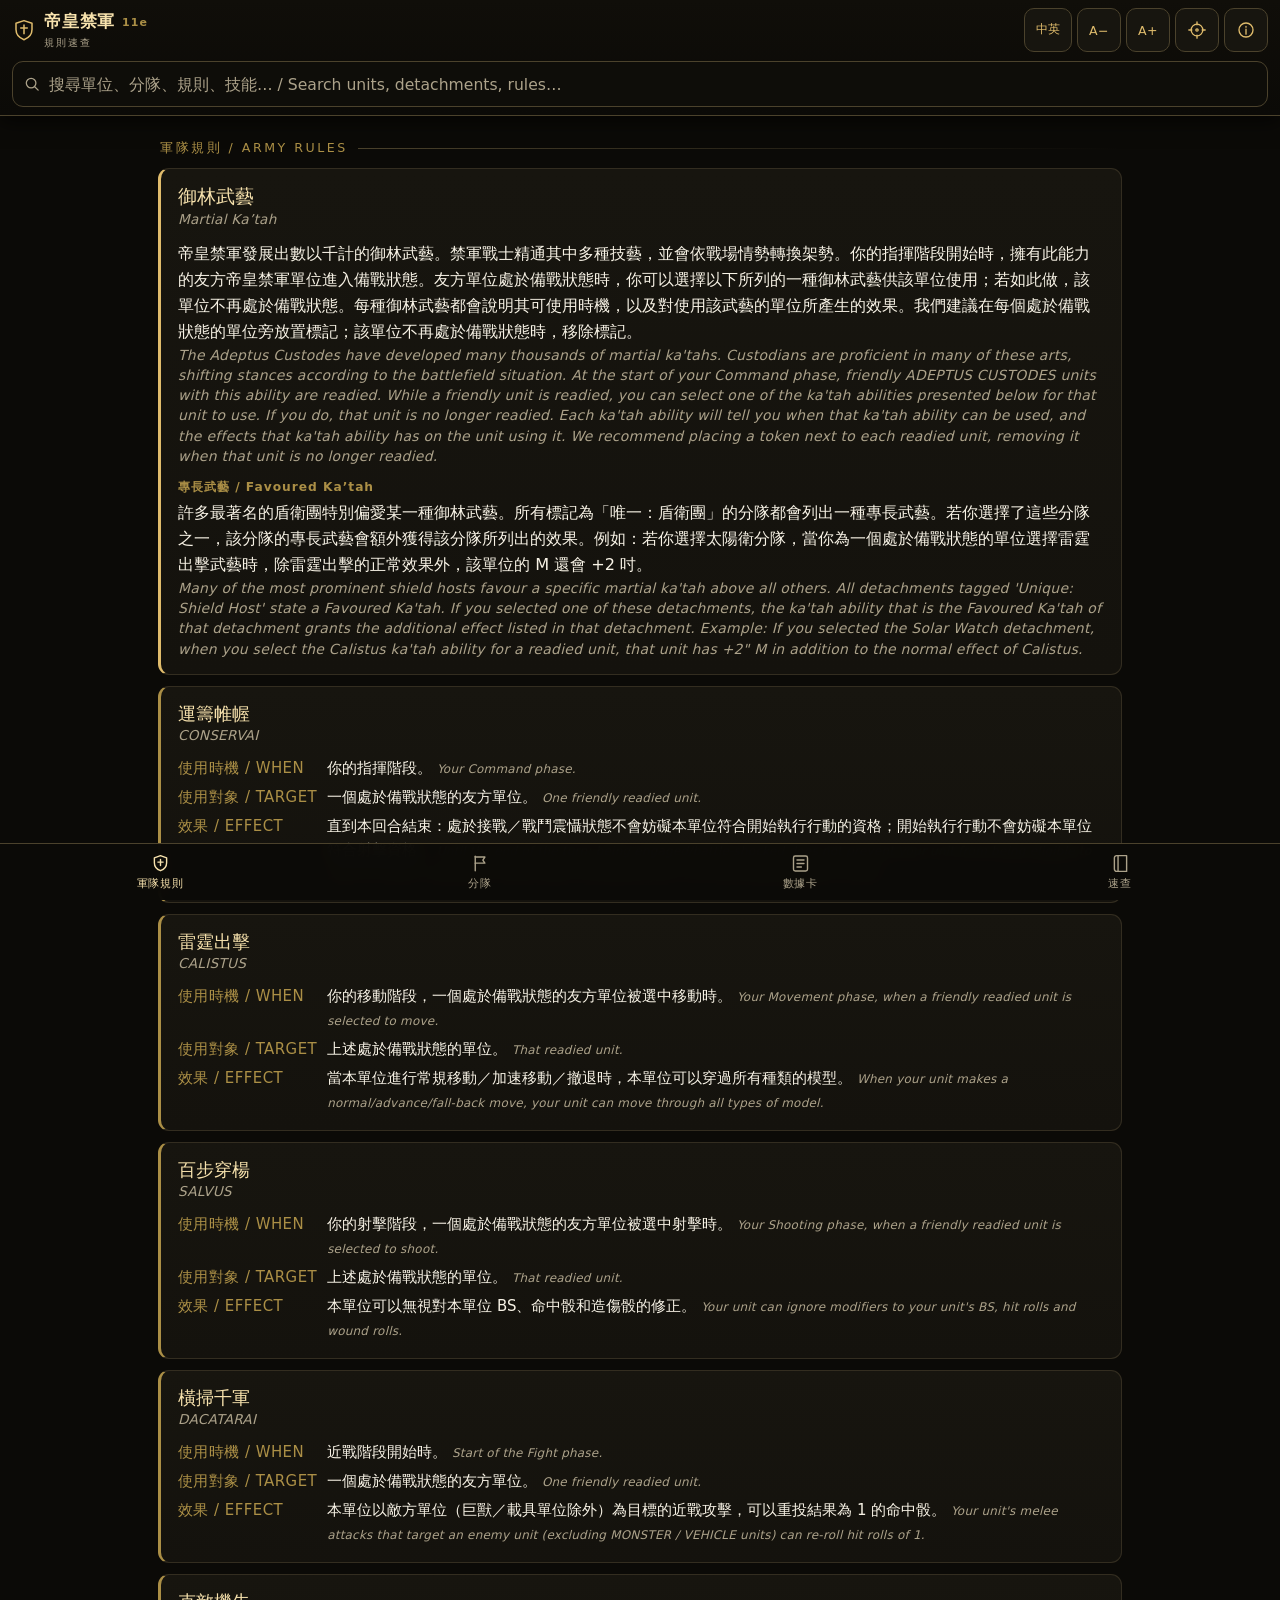
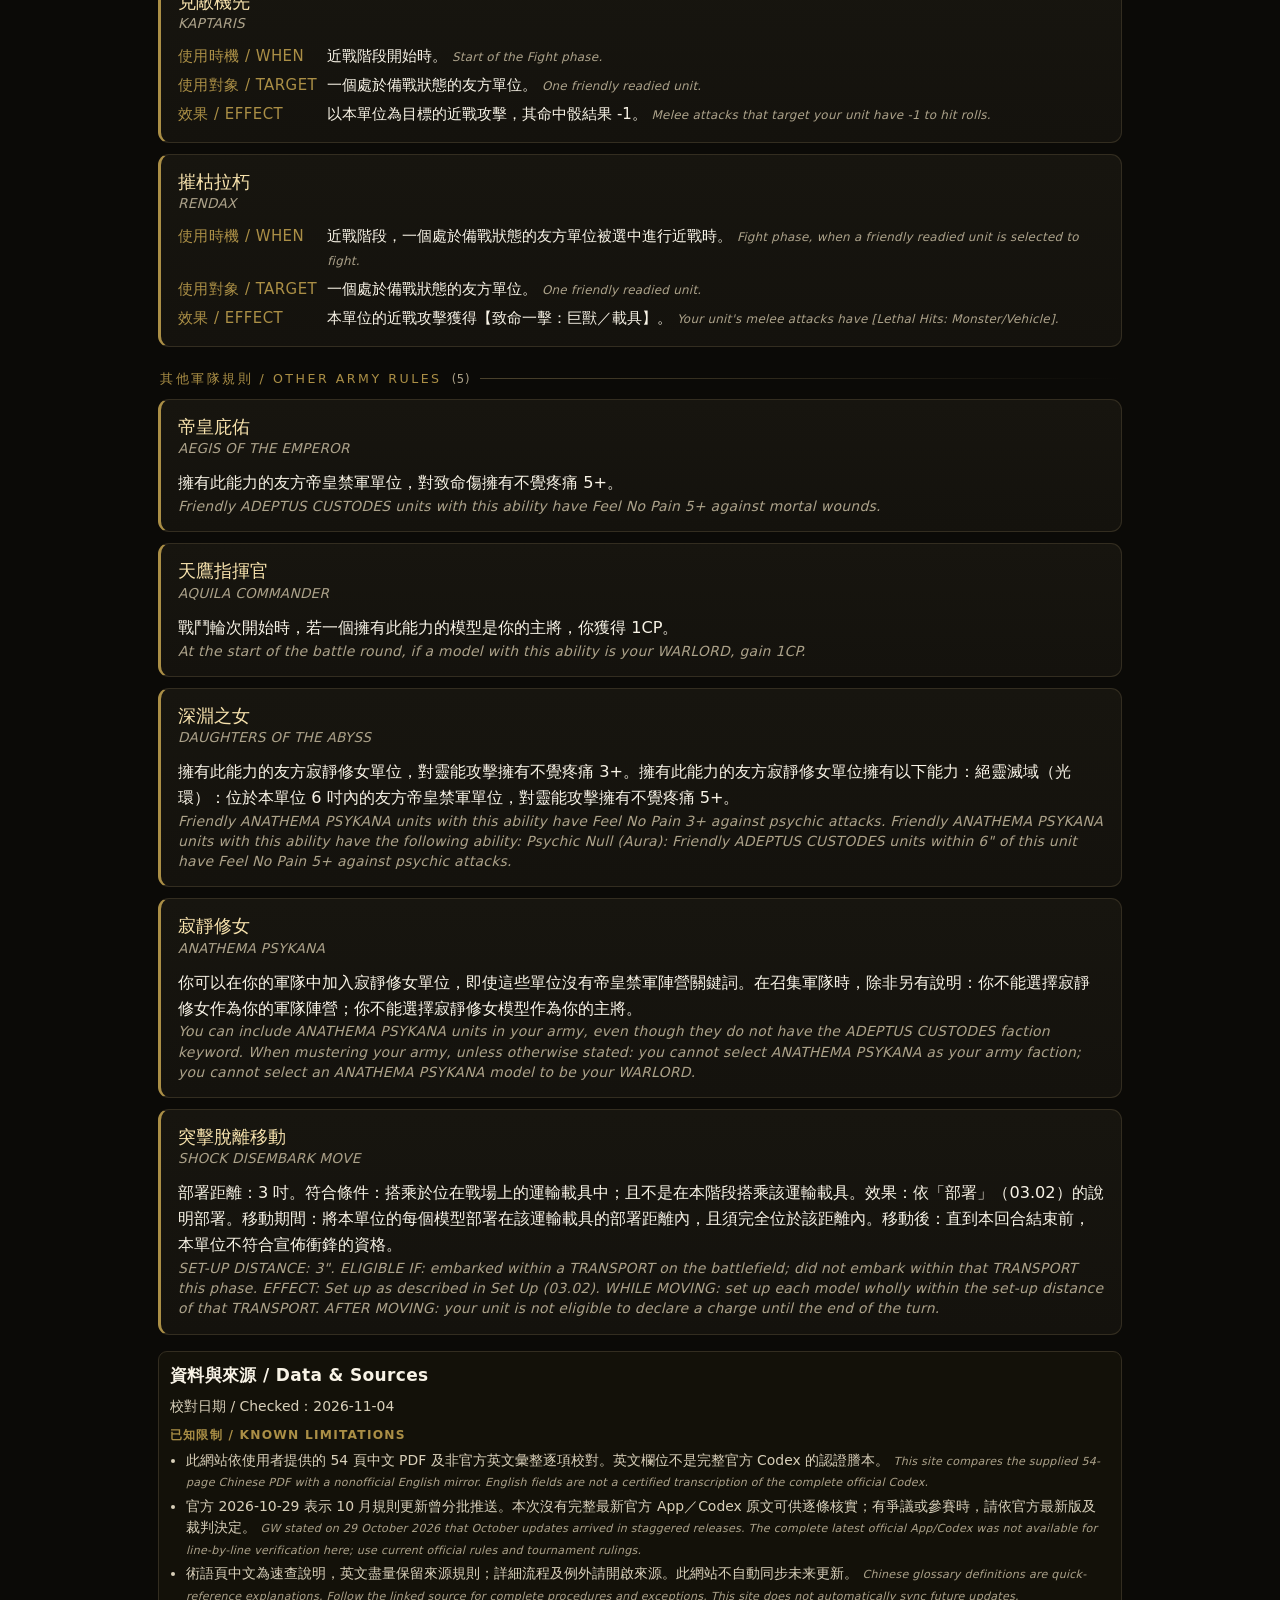
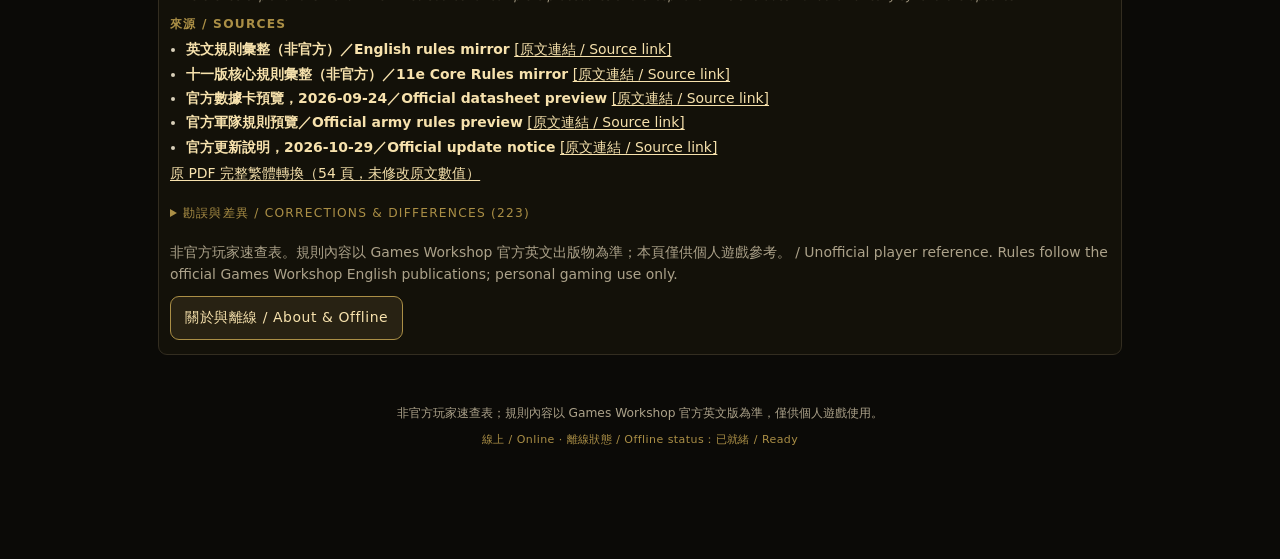
<file: index.html>
<!DOCTYPE html>
<html lang="zh-Hant">
<head>
<meta charset="utf-8">
<meta name="viewport" content="width=device-width, initial-scale=1, viewport-fit=cover">
<title>Adeptus Custodes 11e — Quick Reference</title>
<meta name="description" content="Warhammer 40,000 11th edition Adeptus Custodes and Sisters of Silence quick reference: army rules, 13 detachments, 36 datasheets, bilingual Chinese/English, offline capable.">
<meta name="theme-color" content="#0b0a07">
<meta name="color-scheme" content="dark">
<meta name="robots" content="noindex, nofollow">
<link rel="manifest" href="./manifest.webmanifest">
<link rel="icon" href="./icon-192.png" sizes="192x192">
<link rel="apple-touch-icon" href="./icon-180.png">
<link rel="apple-touch-icon" sizes="180x180" href="./icon-180.png">
<meta name="apple-mobile-web-app-capable" content="yes">
<meta name="mobile-web-app-capable" content="yes">
<meta name="apple-mobile-web-app-status-bar-style" content="black-translucent">
<meta name="apple-mobile-web-app-title" content="Custodes 11e">
<meta name="application-name" content="禁軍速查">
<meta name="format-detection" content="telephone=no">
<link rel="stylesheet" href="./app.css">
</head>
<body data-lang="both">

<svg class="sprite" aria-hidden="true" focusable="false">
  <symbol id="i-crest" viewBox="0 0 24 24"><path d="M12 2.6 20 5.2v6.3c0 4.7-3.3 8.4-8 10.2-4.7-1.8-8-5.5-8-10.2V5.2L12 2.6Z"/><path d="M12 6.6v9.6M8.2 9.9h7.6"/></symbol>
  <symbol id="i-army" viewBox="0 0 24 24"><path d="M12 3 19 5.5v5.6c0 4.2-2.9 7.6-7 9.1-4.1-1.5-7-4.9-7-9.1V5.5L12 3Z"/><path d="M12 7.4v7M9 10.4h6"/></symbol>
  <symbol id="i-dets" viewBox="0 0 24 24"><path d="M6 3.6v16.8"/><path d="M6 4.6h11l-2.3 3.5L17 11.6H6"/></symbol>
  <symbol id="i-units" viewBox="0 0 24 24"><rect x="4" y="3.4" width="16" height="17.2" rx="2"/><path d="M8 8h8M8 12h8M8 16h5"/></symbol>
  <symbol id="i-gloss" viewBox="0 0 24 24"><path d="M5 5.6A2.6 2.6 0 0 1 7.6 3H19v18H7.6A2.6 2.6 0 0 1 5 18.4V5.6Z"/><path d="M9.2 3v18"/></symbol>
  <symbol id="i-info" viewBox="0 0 24 24"><circle cx="12" cy="12" r="8.4"/><path d="M12 11v6M12 7.7v.9"/></symbol>
  <symbol id="i-search" viewBox="0 0 24 24"><circle cx="10.8" cy="10.8" r="6.4"/><path d="m15.6 15.6 4.6 4.6"/></symbol>
  <symbol id="i-close" viewBox="0 0 24 24"><path d="m6.5 6.5 11 11M17.5 6.5l-11 11"/></symbol>
  <symbol id="i-chev" viewBox="0 0 24 24"><path d="m9.5 5.5 6.5 6.5-6.5 6.5"/></symbol>
  <symbol id="i-table" viewBox="0 0 24 24"><circle cx="12" cy="12" r="7"/><path d="M12 2.2v3.6M12 18.2v3.6M2.2 12h3.6M18.2 12h3.6"/><circle cx="12" cy="12" r="1.4"/></symbol>
</svg>

<header class="topbar">
  <div class="topbar-row">
    <div class="brand">
      <svg class="crest" aria-hidden="true"><use href="#i-crest"></use></svg>
      <div class="brand-text">
        <h1><span class="lang-zh">帝皇禁軍</span><span class="lang-en">Adeptus Custodes</span> <span class="ver">11e</span></h1>
        <p><span class="lang-zh">規則速查</span><span class="lang-en">Quick Reference</span></p>
      </div>
    </div>
    <div class="tools">
      <button id="langToggle" class="tool-btn lang" type="button" aria-label="Switch language / 切換語言">中英</button>
      <button id="fontMinus" class="tool-btn sq" type="button" aria-label="Smaller text / 縮小字體">A−</button>
      <button id="fontPlus" class="tool-btn sq" type="button" aria-label="Larger text / 放大字體">A+</button>
      <button id="tableBtn" class="tool-btn sq" type="button" aria-pressed="false" aria-label="Table mode / 戰桌模式">
        <svg class="ico" aria-hidden="true"><use href="#i-table"></use></svg>
      </button>
      <button id="infoBtn" class="tool-btn sq" type="button" aria-label="About, sources and offline / 關於、來源與離線">
        <svg class="ico" aria-hidden="true"><use href="#i-info"></use></svg>
      </button>
    </div>
  </div>
  <div class="searchwrap">
    <svg class="search-ico" aria-hidden="true"><use href="#i-search"></use></svg>
    <input id="search" type="search" inputmode="search" autocomplete="off" autocorrect="off"
           spellcheck="false" placeholder="Search units, detachments, rules…" aria-label="Search / 搜尋">
    <button id="clearSearch" class="clear" type="button" hidden aria-label="Clear search / 清除搜尋">
      <svg class="ico" aria-hidden="true"><use href="#i-close"></use></svg>
    </button>
  </div>
  <div id="netbar" class="netbar" role="status" aria-live="polite" hidden></div>
</header>

<main id="app" aria-live="polite"></main>

<nav class="tabbar" id="tabbar" aria-label="Main navigation / 主要導覽">
  <button type="button" data-tab="army">
    <svg class="ico" aria-hidden="true"><use href="#i-army"></use></svg>
    <span class="lang-zh">軍隊規則</span><span class="lang-en">Army</span>
  </button>
  <button type="button" data-tab="dets">
    <svg class="ico" aria-hidden="true"><use href="#i-dets"></use></svg>
    <span class="lang-zh">分隊</span><span class="lang-en">Detachments</span>
  </button>
  <button type="button" data-tab="units">
    <svg class="ico" aria-hidden="true"><use href="#i-units"></use></svg>
    <span class="lang-zh">數據卡</span><span class="lang-en">Datasheets</span>
  </button>
  <button type="button" data-tab="gloss">
    <svg class="ico" aria-hidden="true"><use href="#i-gloss"></use></svg>
    <span class="lang-zh">速查</span><span class="lang-en">Glossary</span>
  </button>
</nav>

<div class="sheet-backdrop" id="backdrop" hidden></div>
<section class="sheet" id="sheet" hidden role="dialog" aria-modal="true" aria-labelledby="sheetTitle">
  <div class="sheet-head">
    <button id="sheetClose" class="tool-btn sq" type="button" aria-label="Close / 關閉">
      <svg class="ico" aria-hidden="true"><use href="#i-close"></use></svg>
    </button>
    <span id="sheetTitle" class="sheet-title"></span>
  </div>
  <div class="sheet-body" id="sheetBody" tabindex="-1"></div>
</section>

<div class="cmpbar" id="cmpbar" hidden>
  <span class="cmp-count" id="cmpCount">比較 0/4</span>
  <button type="button" class="cmp-act" data-cmpopen>
    <span class="lang-zh">查看比較</span><span class="lang-en">View</span>
  </button>
  <button type="button" class="cmp-act ghost" data-cmpclear>
    <span class="lang-zh">清除</span><span class="lang-en">Clear</span>
  </button>
</div>

<div class="pop-backdrop" id="popBackdrop" hidden></div>
<div class="toast" id="toast" role="status" aria-live="polite" hidden></div>
<div class="pop" id="pop" hidden role="dialog" aria-labelledby="popTitle">
  <div class="pop-head">
    <strong id="popTitle"></strong>
    <button id="popClose" class="tool-btn sq" type="button" aria-label="Close / 關閉">
      <svg class="ico" aria-hidden="true"><use href="#i-close"></use></svg>
    </button>
  </div>
  <div class="pop-body" id="popBody"></div>
</div>

<footer class="foot" id="foot">
  <p class="lang-zh">非官方玩家速查表；規則內容以 Games Workshop 官方英文版為準，僅供個人遊戲使用。</p>
  <p class="lang-en">Unofficial player reference. Rules remain © Games Workshop; always follow the official English publications. Personal use only.</p>
  <p id="offlineNote" class="offline-note"></p>
</footer>

<noscript><p class="empty">This quick reference needs JavaScript. / 本速查需要 JavaScript。</p></noscript>

<script src="./data.js"></script>
<script src="./app.js"></script>
</body>
</html>
</file>
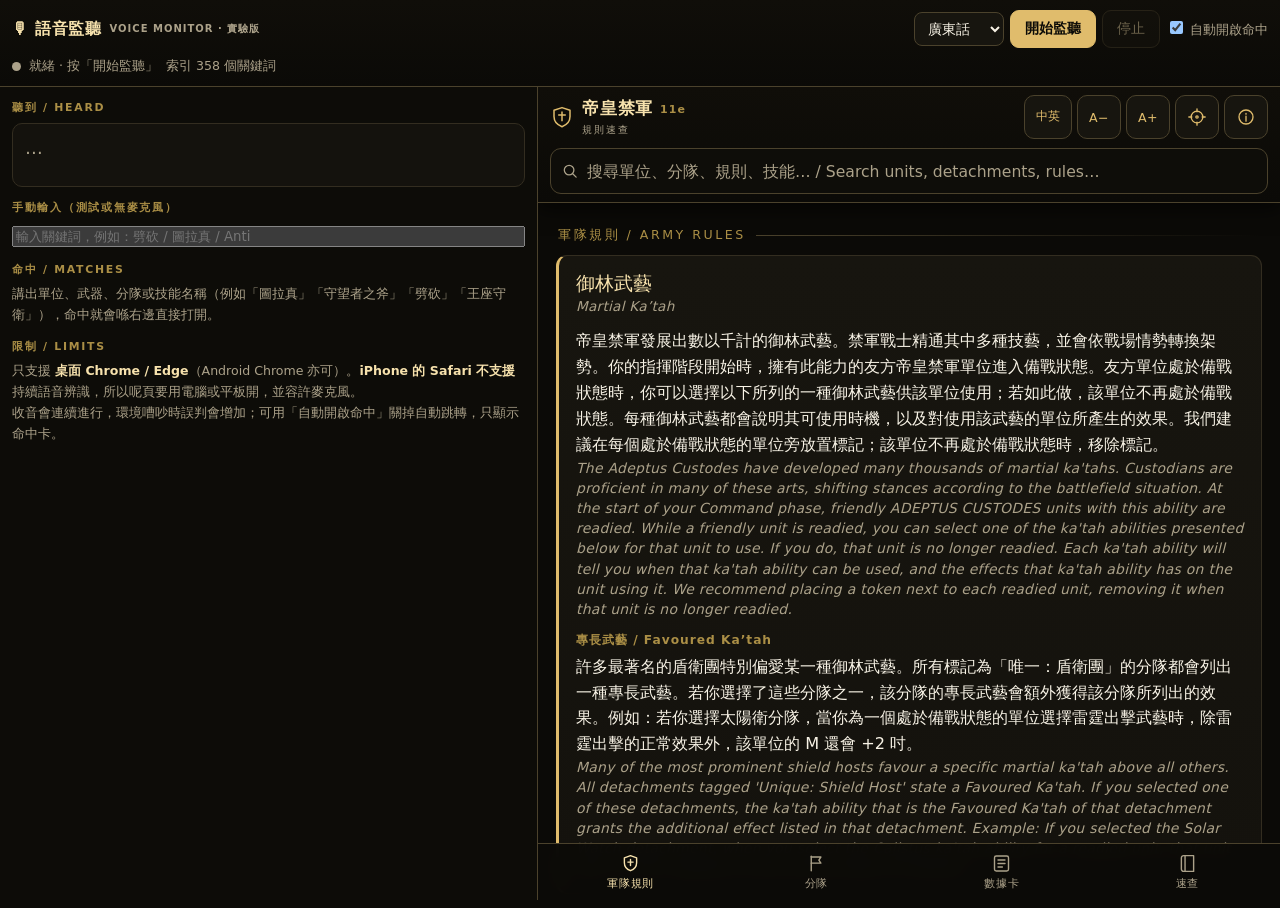
<file: listen.html>
<!DOCTYPE html>
<html lang="zh-Hant">
<head>
<meta charset="utf-8">
<meta name="viewport" content="width=device-width, initial-scale=1, viewport-fit=cover">
<title>語音監聽 · 禁軍速查 Voice Monitor</title>
<meta name="theme-color" content="#0b0a07">
<meta name="color-scheme" content="dark">
<meta name="robots" content="noindex, nofollow">
<link rel="stylesheet" href="./app.css">
<style>
  body{padding-bottom:0}
  .vm{display:grid;grid-template-columns:minmax(320px,42%) 1fr;grid-template-rows:auto 1fr;height:100vh;height:100dvh;gap:0}
  .vm-head{grid-column:1/-1;display:flex;flex-wrap:wrap;gap:8px;align-items:center;padding:10px 12px;border-bottom:1px solid var(--line2);background:linear-gradient(180deg,#100e09,#0b0a07)}
  .vm-head h1{font-size:.95em;color:var(--gold2);letter-spacing:.04em;display:flex;align-items:center;gap:8px}
  .vm-head h1 small{font-size:.62em;color:var(--ink3);letter-spacing:.1em}
  .vm-ctl{display:flex;gap:6px;align-items:center;margin-left:auto;flex-wrap:wrap}
  .vm-ctl select,.vm-ctl input[type=text]{background:var(--panel);color:var(--ink);border:1px solid var(--line2);border-radius:8px;padding:7px 9px;font:inherit;font-size:.8em}
  .vm-btn{min-height:38px;padding:0 14px;border-radius:9px;border:1px solid var(--line2);background:var(--panel);color:var(--gold2);font-size:.82em}
  .vm-btn.primary{background:var(--gold);border-color:var(--gold);color:#0b0a07;font-weight:700}
  .vm-btn[disabled]{opacity:.4}
  .vm-status{font-size:.74em;color:var(--ink3);width:100%;display:flex;gap:8px;align-items:center;flex-wrap:wrap}
  .dot{width:9px;height:9px;border-radius:50%;background:var(--ink3);flex:none}
  .dot.live{background:#96bb7c;box-shadow:0 0 0 4px rgba(150,187,124,.18)}
  .dot.warn{background:#d4796b}
  .vm-left{border-right:1px solid var(--line2);overflow:auto;padding:12px;display:flex;flex-direction:column;gap:12px;background:#0d0c08}
  .vm-sec h2{font-size:.64em;letter-spacing:.16em;text-transform:uppercase;color:var(--gold-dim);margin:0 0 6px}
  #heard{min-height:64px;font-size:1.05em;line-height:1.6;color:var(--ink);background:#14120d;border:1px solid var(--line);border-radius:10px;padding:10px 12px}
  #heard .interim{color:var(--ink3)}
  .hitcard{border:1px solid var(--gold-dim);border-left:4px solid var(--gold);border-radius:10px;background:linear-gradient(180deg,#1b1810,#14120c);padding:11px 12px;margin-bottom:9px}
  .hitcard .nm{color:var(--gold2);font-weight:700;font-size:1.02em}
  .hitcard .en{color:var(--ink3);font-size:.8em;font-style:italic}
  .hitcard .kw{font-size:.72em;color:var(--ink3);margin-top:3px}
  .hitcard .tx{font-size:.86em;color:var(--ink2);margin-top:7px;line-height:1.6}
  .hitcard .acts{display:flex;gap:6px;margin-top:8px;flex-wrap:wrap}
  .hint{font-size:.74em;color:var(--ink3);line-height:1.65}
  .hint b{color:var(--gold2)}
  #frame{width:100%;height:100%;border:0;background:var(--bg)}
  .vm-right{position:relative;min-height:0}
  @media (max-width:820px){
    .vm{grid-template-columns:1fr;grid-template-rows:auto auto 1fr}
    .vm-left{border-right:0;border-bottom:1px solid var(--line2);max-height:42vh}
    #frame{height:58vh}
  }
</style>
</head>
<body>
<div class="vm">
  <header class="vm-head">
    <h1>🎙 語音監聽 <small>VOICE MONITOR · 實驗版</small></h1>
    <div class="vm-ctl">
      <select id="lang" aria-label="語音語言">
        <option value="zh-HK">廣東話</option>
        <option value="zh-TW">國語</option>
        <option value="en-US">English</option>
      </select>
      <button id="startBtn" class="vm-btn primary" type="button">開始監聽</button>
      <button id="stopBtn" class="vm-btn" type="button" disabled>停止</button>
      <label class="hint"><input id="autoOpen" type="checkbox" checked> 自動開啟命中</label>
    </div>
    <div class="vm-status">
      <span class="dot" id="dot"></span><span id="status">未開始</span>
      <span id="note"></span>
    </div>
  </header>

  <section class="vm-left">
    <div class="vm-sec">
      <h2>聽到 / Heard</h2>
      <div id="heard"><span class="interim">…</span></div>
    </div>
    <div class="vm-sec">
      <h2>手動輸入（測試或無麥克風）</h2>
      <input id="manual" type="text" placeholder="輸入關鍵詞，例如：劈砍 / 圖拉真 / Anti" style="width:100%">
    </div>
    <div class="vm-sec">
      <h2>命中 / Matches</h2>
      <div id="hits"><p class="hint">講出單位、武器、分隊或技能名稱（例如「圖拉真」「守望者之斧」「劈砍」「王座守衛」），命中就會喺右邊直接打開。</p></div>
    </div>
    <div class="vm-sec">
      <h2>限制 / Limits</h2>
      <p class="hint">
        只支援 <b>桌面 Chrome / Edge</b>（Android Chrome 亦可）。<b>iPhone 的 Safari 不支援</b>持續語音辨識，所以呢頁要用電腦或平板開，並容許麥克風。<br>
        收音會連續進行，環境嘈吵時誤判會增加；可用「自動開啟命中」關掉自動跳轉，只顯示命中卡。
      </p>
    </div>
  </section>

  <section class="vm-right">
    <iframe id="frame" src="./index.html#/army" title="禁軍速查"></iframe>
  </section>
</div>

<script src="./data.js"></script>
<script src="./listen.js"></script>
</body>
</html>
</file>
<file: app.css>
:root{
  --bg:#0b0a07; --bg2:#12110c; --panel:#17150f; --panel2:#1e1b13;
  --line:#332d20; --line2:#4b422c;
  --gold:#e0bc6c; --gold2:#f7e2ad; --gold-dim:#ab8f46;
  --ink:#f8f3e6; --ink2:#d9d0ba; --ink3:#aca28a;
  --red:#d4796b; --green:#96bb7c;
  --fs:17px;
  --pad:14px;
  --safe-b:env(safe-area-inset-bottom,0px);
  --safe-t:env(safe-area-inset-top,0px);
  --maxw:960px;
}
*{box-sizing:border-box;-webkit-tap-highlight-color:transparent}
[hidden]{display:none!important}
html,body{margin:0;padding:0}
html{-webkit-text-size-adjust:100%}
body{
  background:var(--bg); color:var(--ink);
  font-family:"Noto Serif TC","Songti TC","PingFang TC","Hiragino Sans TC",system-ui,-apple-system,"Segoe UI",sans-serif;
  font-size:var(--fs); line-height:1.6;
  padding-bottom:calc(84px + var(--safe-b));
  overflow-wrap:break-word;
}
h1,h2,h3,h4,h5{margin:0;font-weight:700;letter-spacing:.02em}
p{margin:0 0 .5em}
p:last-child{margin-bottom:0}
a{color:var(--gold2);text-decoration:underline;text-underline-offset:2px}
button{font-family:inherit;font-size:inherit;color:inherit;background:none;border:none;cursor:pointer}
input{font-family:inherit}
ul,ol{margin:.3em 0;padding-left:1.15em}
li{margin:.2em 0}
.sprite{position:absolute;width:0;height:0;overflow:hidden}
.ico{width:20px;height:20px;fill:none;stroke:currentColor;stroke-width:1.6;stroke-linecap:round;stroke-linejoin:round;flex:none}
.visually-hidden{position:absolute!important;width:1px;height:1px;margin:-1px;padding:0;overflow:hidden;clip:rect(0 0 0 0);white-space:nowrap;border:0}

/* ---------- top bar ---------- */
.topbar{
  position:sticky; top:0; z-index:40;
  background:linear-gradient(180deg,#100e09 0%, #0b0a07 100%);
  border-bottom:1px solid var(--line2);
  padding:calc(8px + var(--safe-t)) 12px 8px;
  box-shadow:0 6px 18px rgba(0,0,0,.6);
}
.topbar-row{display:flex;align-items:center;justify-content:space-between;gap:8px}
.brand{display:flex;align-items:center;gap:8px;min-width:0;flex:1 1 auto;overflow:hidden}
.crest{width:24px;height:24px;fill:none;stroke:var(--gold);stroke-width:1.5;stroke-linejoin:round;flex:none}
.brand-text{min-width:0}
.brand-text h1{
  font-size:calc(var(--fs) * .98); color:var(--gold2); letter-spacing:.05em;
  white-space:nowrap; overflow:hidden; text-overflow:ellipsis;
}
.brand-text .ver{font-size:.66em;color:var(--gold-dim);letter-spacing:.1em;vertical-align:middle}
.brand-text p{margin:0;font-size:.6em;letter-spacing:.2em;text-transform:uppercase;color:var(--ink3);white-space:nowrap}
.tools{display:flex;gap:5px;flex-shrink:0}
.tool-btn{
  border:1px solid var(--line2); background:var(--panel);
  border-radius:10px; padding:0 8px; font-size:.74em; color:var(--gold);
  min-width:44px; min-height:44px; letter-spacing:.04em;
  display:grid;place-items:center;
}
.tool-btn.lang{min-width:48px;font-size:.7em;letter-spacing:.02em}
.tool-btn:active{background:var(--panel2);transform:scale(.97)}
.tool-btn:focus-visible,.chip:focus-visible,.tabbar button:focus-visible,.card.tap:focus-visible,
.hit:focus-visible,.actionbtn:focus-visible{outline:2px solid var(--gold2);outline-offset:2px}
.searchwrap{position:relative;margin-top:9px}
.search-ico{position:absolute;left:11px;top:50%;transform:translateY(-50%);width:18px;height:18px;
  fill:none;stroke:var(--ink3);stroke-width:1.7;stroke-linecap:round;pointer-events:none}
#search{
  width:100%; min-height:46px; padding:10px 48px 10px 36px; border-radius:11px;
  background:#0e0d09; border:1px solid var(--line2); color:var(--ink);
  font-size:.92em; outline:none; -webkit-appearance:none; appearance:none;
}
#search::placeholder{color:var(--ink3);opacity:1}
#search:focus{border-color:var(--gold-dim);box-shadow:0 0 0 2px rgba(224,188,108,.16)}
#search::-webkit-search-cancel-button{-webkit-appearance:none;display:none}
.clear{position:absolute;right:2px;top:50%;transform:translateY(-50%);
  width:44px;height:44px;display:grid;place-items:center;color:var(--ink2)}
.netbar{
  margin-top:8px; border:1px solid #6b3a34; background:#2a1714; color:#f3cdc5;
  border-radius:8px; padding:6px 9px; font-size:.76em; letter-spacing:.02em;
}

/* ---------- layout ---------- */
main{padding:14px 12px 24px;max-width:var(--maxw);margin:0 auto}
body[data-view="unit"] main,body[data-view="det"] main{position:relative}
.section-title{
  display:flex;align-items:center;gap:10px;margin:22px 2px 10px;
  font-size:.74em;letter-spacing:.2em;text-transform:uppercase;color:var(--gold-dim);
}
.section-title:first-child{margin-top:4px}
.section-title::after{content:"";flex:1;height:1px;background:linear-gradient(90deg,var(--line2),transparent)}
.section-title .count{letter-spacing:.06em;color:var(--ink3);text-transform:none;font-size:.92em}

/* ---------- cards ---------- */
.card{
  background:linear-gradient(180deg,var(--panel) 0%, #14120d 100%);
  border:1px solid var(--line); border-left:3px solid var(--gold-dim);
  border-radius:11px; padding:13px 14px; margin-bottom:11px;
  transition:border-color .15s, transform .1s;
}
.card:active{transform:scale(.995)}
.card.tap{cursor:pointer;display:block;width:100%;text-align:left;color:inherit}
.card.tap:active{border-left-color:var(--gold)}
.card.lead{border-left-color:var(--gold)}
.card-head{display:flex;align-items:flex-start;justify-content:space-between;gap:10px}
.card-title{font-size:1.02em;color:var(--gold2);line-height:1.35}
.card-sub{font-size:.76em;color:var(--ink3);letter-spacing:.03em;margin-top:2px;line-height:1.45}
.name-zh{font-size:1.06em;color:var(--gold2);line-height:1.35}
.name-en{font-size:.8em;color:var(--ink3);font-style:italic;letter-spacing:.02em;line-height:1.4}
.card.lead .name-zh{font-size:1.14em}
.en-line{font-size:.8em;color:var(--ink3);font-style:italic;letter-spacing:.02em;line-height:1.45}
.chev{color:var(--gold-dim);display:flex;align-items:center;padding-top:3px}
.chev .ico{width:18px;height:18px}

.badges{display:flex;flex-wrap:wrap;gap:5px;margin-top:8px}
.badge{
  font-size:.66em;letter-spacing:.06em;padding:3px 8px;border-radius:5px;
  border:1px solid var(--line2); color:var(--ink2); background:#15130e; white-space:nowrap;
}
.badge.dp{border-color:var(--gold-dim);color:var(--gold);font-weight:700}
.badge.dp3{border-color:#a36a2e;color:#f0b570}
.badge.uniq{border-color:#7a453c;color:#e3a294}
.badge.legend{border-color:#5a5476;color:#bdb5dc}
.badge.kw{color:var(--ink2);border-color:#3b3424}
.badge.kw .kw-en{display:block;font-size:.82em;letter-spacing:.08em;color:var(--ink3);font-weight:400}
.badge.pts{border-color:var(--line2);color:var(--gold2)}
.badge.core{border-color:#3f4a3a;color:#c3d3b4}

/* ---------- statline ---------- */
.statline{
  display:grid;grid-template-columns:repeat(7,1fr);gap:0;
  border:1px solid var(--line2);border-radius:8px;overflow:hidden;margin:11px 0 9px;
  background:#0e0d09;
}
.statline div{padding:6px 1px;text-align:center;border-right:1px solid var(--line)}
.statline div:last-child{border-right:none}
.statline .k{font-size:.58em;letter-spacing:.1em;color:var(--gold-dim);display:block}
.statline .v{font-size:1em;font-weight:700;color:var(--ink);font-variant-numeric:tabular-nums;display:block}

/* ---------- weapons table ---------- */
.wtable{width:100%;border-collapse:collapse;margin:6px 0 12px;font-size:.82em}
.wtable caption{
  text-align:left;font-size:.74em;letter-spacing:.16em;text-transform:uppercase;
  color:var(--gold-dim);padding:4px 0 5px;
}
.wtable th{
  font-size:.78em;font-weight:600;color:var(--ink3);text-align:center;
  border-bottom:1px solid var(--line2);padding:4px 2px;letter-spacing:.03em;
}
.wtable th.nm{text-align:left;min-width:32%}
.wtable td{border-bottom:1px solid #241f16;padding:6px 2px;text-align:center;vertical-align:top;
  font-variant-numeric:tabular-nums}
.wtable td.nm{text-align:left}
.wtable td .en{display:block;font-size:.9em;color:var(--ink);font-style:normal;line-height:1.3}
.wtable td .zh{display:block;color:var(--ink);line-height:1.3}
.wtable td .ab{display:block;font-size:.86em;color:var(--gold-dim);letter-spacing:.01em;margin-top:2px;line-height:1.35}
.wtable tbody tr:last-child td{border-bottom:none}

/* ---------- text blocks ---------- */
.block{margin:12px 0 0}
.block h4{font-size:.72em;letter-spacing:.16em;text-transform:uppercase;color:var(--gold-dim);margin-bottom:5px}
.block h5{font-size:.72em;letter-spacing:.08em;color:var(--gold-dim);margin:8px 0 3px}
.c-zh{font-size:.95em;color:var(--ink)}
.c-en{font-size:.95em;color:var(--ink)}
.c-en.en-line{font-size:.82em;color:var(--ink3);font-style:italic}
.missing{font-size:.76em;color:var(--ink3);font-style:italic;border-left:2px solid var(--line2);padding-left:7px}
.rule-text{font-size:.94em;color:var(--ink)}
.rule-text.en{color:var(--ink3);font-size:.84em;font-style:italic;margin-top:5px}
.note{font-size:.86em;color:var(--ink2);margin-top:8px}
.abil{padding:8px 0;border-top:1px dashed #2a2418}
.abil:first-of-type{border-top:none}
.abil .hd{display:flex;justify-content:space-between;gap:8px;align-items:baseline}
.abil .n{color:var(--gold2);font-weight:700;font-size:.96em}
.abil .t{color:var(--ink);font-size:.9em;margin-top:2px}
.abil .te{color:var(--ink3);font-size:.8em;font-style:italic;margin-top:3px}
.kv{display:grid;grid-template-columns:auto 1fr;gap:5px 10px;font-size:.88em;margin:0}
.kv dt{color:var(--gold-dim);white-space:nowrap;letter-spacing:.03em}
.kv dd{margin:0;color:var(--ink)}
.pill-row{display:flex;flex-wrap:wrap;gap:6px;margin-top:8px}
.pill{font-size:.76em;padding:4px 9px;border-radius:999px;background:#15130e;border:1px solid var(--line2);color:var(--ink2)}
.pill-en{font-style:italic;font-size:.9em;color:var(--ink3);margin-left:.15em}

/* stratagem */
.strat{border-left:2px solid var(--line2);padding:2px 0 10px 11px;margin:12px 0}
.strat:last-child{padding-bottom:2px}
.strat .hd{display:flex;align-items:baseline;justify-content:space-between;gap:8px}
.strat .nm{color:var(--gold2);font-weight:700;font-size:.96em}
.strat .cp{font-size:.72em;color:#f0cd8a;border:1px solid var(--gold-dim);border-radius:4px;padding:1px 6px;white-space:nowrap}
.strat .en{font-size:.78em;color:var(--ink3);font-style:italic;letter-spacing:.03em;margin-top:1px}
.strat .row{font-size:.88em;margin-top:4px}
.strat .row b{color:var(--gold-dim);font-weight:600;letter-spacing:.06em;font-size:.86em;display:inline-block;min-width:3.4em}

/* nav */
.tabbar{
  position:fixed;left:0;right:0;bottom:0;z-index:45;display:grid;grid-template-columns:repeat(4,1fr);
  background:rgba(12,11,8,.97);backdrop-filter:blur(10px);
  border-top:1px solid var(--line2);padding-bottom:var(--safe-b);
}
.tabbar button{
  min-height:56px;padding:7px 2px 8px;display:flex;flex-direction:column;align-items:center;justify-content:center;gap:3px;
  color:var(--ink3);font-size:.64em;letter-spacing:.06em;
}
.tabbar button.on{color:var(--gold2)}
.tabbar .ico{width:21px;height:21px}
.tabbar button.on .ico{stroke:var(--gold2)}

/* sheet */
.sheet-backdrop{position:fixed;inset:0;background:rgba(0,0,0,.7);z-index:60;backdrop-filter:blur(2px)}
.sheet{
  position:fixed;left:0;right:0;bottom:0;top:0;z-index:61;
  background:var(--bg);display:flex;flex-direction:column;
  animation:slideUp .2s cubic-bezier(.2,.8,.2,1);
}
@keyframes slideUp{from{transform:translateY(3%);opacity:.6}to{transform:none;opacity:1}}
.sheet-head{
  display:flex;align-items:center;gap:10px;padding:calc(6px + var(--safe-t)) 10px 6px;
  border-bottom:1px solid var(--line2);background:#100e09;flex:none;
}
#sheetClose{color:var(--gold2)}
.sheet-title{font-size:.8em;color:var(--ink3);letter-spacing:.12em;text-transform:uppercase;
  white-space:nowrap;overflow:hidden;text-overflow:ellipsis;min-width:0}
.sheet-body{flex:1;overflow:auto;-webkit-overflow-scrolling:touch;padding:14px 12px calc(28px + var(--safe-b));
  max-width:var(--maxw);width:100%;margin:0 auto;outline:none}

/* search results */
.result-group{margin-bottom:6px}
.hit{
  width:100%; padding:11px 12px;border:0;border-bottom:1px solid #221e15;
  background:none;color:inherit;text-align:left;
  display:flex;justify-content:space-between;gap:10px;align-items:center;min-height:48px;
}
.hit:last-child{border-bottom:none}
.hit:active{background:#1a1710}
.hit .t{font-size:.95em;color:var(--gold2);line-height:1.35}
.hit .s{font-size:.74em;color:var(--ink3);line-height:1.4}
.hit .type{font-size:.6em;letter-spacing:.08em;color:var(--gold-dim);border:1px solid var(--line2);border-radius:4px;padding:2px 6px;white-space:nowrap;flex:none}
mark{background:rgba(224,188,108,.26);color:var(--gold2);border-radius:2px;padding:0 1px}

.empty{color:var(--ink3);text-align:center;padding:36px 16px;font-size:.92em;line-height:1.7}
.foot{padding:18px 16px 26px;color:var(--ink3);font-size:.68em;line-height:1.7;text-align:center;max-width:var(--maxw);margin:0 auto}
.offline-note{font-size:.9em;letter-spacing:.04em;margin-top:.6em;color:var(--gold-dim)}

/* filter chips */
.filters{display:flex;gap:7px;overflow-x:auto;padding:2px 0 10px;scrollbar-width:none;-webkit-overflow-scrolling:touch}
.filters::-webkit-scrollbar{display:none}
.chip{
  flex:0 0 auto;padding:0 13px;border-radius:999px;border:1px solid var(--line2);
  background:#131109;color:var(--ink2);font-size:.78em;letter-spacing:.03em;min-height:44px;
  display:inline-flex;align-items:center;gap:5px;white-space:nowrap;
}
.chip .n{color:var(--ink3);font-size:.9em}
.chip.on{background:rgba(224,188,108,.15);border-color:var(--gold-dim);color:var(--gold2)}
.chip.on .n{color:var(--gold-dim)}

/* source / notes */
.src{border:1px solid var(--line);border-radius:9px;background:#131109;padding:10px 11px;margin-top:16px}
.src h4{margin-bottom:6px}
.src-line{font-size:.82em;color:var(--ink2);word-break:break-word}
.src-sub{font-size:.72em;letter-spacing:.1em;text-transform:uppercase;color:var(--gold-dim);margin:9px 0 3px}
.notes{font-size:.82em;color:var(--ink2);line-height:1.55}
.notes strong{color:var(--gold2);font-weight:600}
.lnk{color:var(--gold2)}

/* info sheet */
.info-list{font-size:.86em}
.actionbtn{
  display:inline-flex;align-items:center;justify-content:center;gap:6px;
  min-height:44px;padding:0 14px;margin:4px 6px 4px 0;border-radius:9px;
  border:1px solid var(--gold-dim);background:rgba(224,188,108,.1);color:var(--gold2);
  font-size:.82em;letter-spacing:.04em;
}
.actionbtn:active{background:rgba(224,188,108,.2)}
.status-line{display:flex;align-items:baseline;gap:8px;font-size:.86em;margin:3px 0}
.status-line .dot{width:8px;height:8px;border-radius:50%;background:var(--ink3);flex:none;margin-top:.45em}
.status-line .dot.ok{background:var(--green)}
.status-line .dot.warn{background:#d9a24a}
.status-line .lab{color:var(--gold-dim);min-width:7.5em}
.diag{font-family:ui-monospace,SFMono-Regular,Menlo,monospace;font-size:.74em;white-space:pre-wrap;
  background:#0e0d09;border:1px solid var(--line2);border-radius:8px;padding:9px;margin-top:8px;color:var(--ink2)}
.muted{color:var(--ink3)}

/* language visibility for static HTML */
body[data-lang="zh"] .lang-en{display:none}
body[data-lang="en"] .lang-zh{display:none}
body[data-lang="both"] .brand .lang-en,
body[data-lang="both"] .tabbar .lang-en,
body[data-lang="both"] .foot .lang-en{display:none}

@media (min-width:700px){
  main{padding:18px 18px 30px}
  .sheet-body{padding:18px 18px calc(34px + var(--safe-b))}
  .statline .v{font-size:1.12em}
  .card{padding:15px 17px}
  .foot{font-size:.72em}
  .tool-btn:hover{border-color:var(--gold-dim)}
  .chip:hover{border-color:var(--gold-dim)}
  .hit:hover{background:#191610}
}
@media (min-width:1100px){
  :root{--maxw:1000px}
}
@media (max-width:400px){
  .brand-text h1{font-size:calc(var(--fs) * .9)}
  .crest{width:21px;height:21px}
  .tools{gap:4px}
  .tool-btn{padding:0 6px}
  main{padding:12px 10px 24px}
}
@media (prefers-reduced-motion:reduce){
  *{animation:none!important;transition:none!important;scroll-behavior:auto!important}
}

/* Faithful PDF appendix stays separate from amended rules. */
.original-text{white-space:pre-wrap;overflow-wrap:anywhere;word-break:break-word;font:inherit;font-size:.84em;line-height:1.7;color:var(--ink2);padding:10px 0;}
summary.src-sub{cursor:pointer;min-height:44px;display:list-item;padding:10px 0;}
.notes small{display:block;color:var(--ink3);font-size:.88em;}

/* ========== P0 quick-answer layer ========== */
.usec{scroll-margin-top:66px}
#u-top{scroll-margin-top:10px}

/* one-glance summary */
.summary{
  margin:0 0 12px;border:1px solid var(--line2);border-radius:11px;
  background:linear-gradient(180deg,#1b1810 0%,#14120c 100%);
  padding:10px 12px;box-shadow:0 4px 14px rgba(0,0,0,.35);
}
.summary h4{font-size:.62em;letter-spacing:.16em;text-transform:uppercase;color:var(--gold-dim);margin-bottom:5px}
.sumline{display:flex;align-items:baseline;gap:8px;flex-wrap:wrap;font-size:.92em;padding:4px 0;border-top:1px dashed #2b2619}
.sumline:first-of-type{border-top:0}
.sumline .lab{flex:0 0 auto;font-size:.66em;letter-spacing:.08em;color:var(--ink3)}
.sumline .wnm{color:var(--gold2);font-weight:600;min-width:0}
.sumline .wst{margin-left:auto;color:var(--ink);white-space:nowrap;font-variant-numeric:tabular-nums}

/* in-sheet section nav */
.segnav{
  position:sticky;top:-14px;z-index:6;display:flex;gap:6px;overflow-x:auto;
  margin:0 -12px 12px;padding:8px 12px;scrollbar-width:none;
  background:linear-gradient(180deg,#0b0a07 72%,rgba(11,10,7,.9));
  border-bottom:1px solid var(--line2);
}
.segnav::-webkit-scrollbar{display:none}
.segbtn{flex:0 0 auto;min-height:38px;padding:0 13px;border-radius:999px;border:1px solid var(--line2);background:var(--panel);color:var(--ink2);font-size:.8em}
.segbtn.on{background:rgba(224,188,108,.16);border-color:var(--gold-dim);color:var(--gold2);font-weight:600}

/* tappable weapon-ability chips */
.abchip{
  display:inline-block;margin:3px 4px 0 0;padding:3px 8px;border-radius:6px;
  border:1px solid #5d4f2d;background:rgba(224,188,108,.1);color:var(--gold2);
  font-size:.82em;line-height:1.45;
}
.abchip:active{background:rgba(224,188,108,.26)}

/* list rows + compare toggles */
.unitrow{display:flex;gap:8px;align-items:stretch;margin-bottom:11px}
.unitrow .card{margin-bottom:0;flex:1 1 auto;min-width:0}
.cmp-btn{
  flex:0 0 44px;width:44px;height:44px;align-self:flex-start;border:1px solid var(--line2);border-radius:11px;
  background:var(--panel);color:var(--ink3);font-size:1.15em;display:grid;place-items:center;
}
.cmp-btn.on{background:var(--gold);border-color:var(--gold);color:#0b0a07;font-weight:700}
.wsum{margin-top:7px;font-size:.72em;color:var(--ink3);line-height:1.5;letter-spacing:.01em}

/* compare bar above the tab bar */
.cmpbar{
  position:fixed;left:0;right:0;bottom:calc(58px + var(--safe-b));z-index:50;
  display:flex;gap:8px;align-items:center;padding:8px 12px;
  background:rgba(20,17,11,.98);border-top:1px solid var(--gold-dim);
  max-width:var(--maxw);margin:0 auto;box-shadow:0 -6px 18px rgba(0,0,0,.5);
}
.cmp-count{font-size:.8em;color:var(--gold2);letter-spacing:.05em}
.cmp-act{margin-left:auto;min-height:40px;padding:0 14px;border-radius:9px;background:var(--gold);color:#0b0a07;font-size:.84em;font-weight:600}
.cmp-act.ghost{margin-left:0;background:none;border:1px solid var(--line2);color:var(--ink2);font-weight:400}

/* previous / next footer inside a datasheet */
.snav{
  position:sticky;bottom:-28px;z-index:6;display:flex;gap:8px;align-items:center;
  margin:18px -12px -28px;padding:10px 12px calc(10px + var(--safe-b));
  background:linear-gradient(0deg,#0b0a07 74%,rgba(11,10,7,.82));
  border-top:1px solid var(--line2);
}
.snav-btn{flex:1 1 0;min-height:44px;border:1px solid var(--line2);border-radius:9px;background:var(--panel);color:var(--gold2);font-size:.84em}
.snav-btn[disabled]{opacity:.32}
.snav-pos{font-size:.72em;color:var(--ink3);white-space:nowrap;padding:0 4px}

/* ability popover */
.pop-backdrop{position:fixed;inset:0;background:rgba(0,0,0,.55);z-index:80}
.pop{
  position:fixed;left:0;right:0;bottom:0;z-index:81;max-height:66vh;display:flex;flex-direction:column;
  background:var(--panel);border-top:1px solid var(--gold-dim);border-radius:14px 14px 0 0;
  padding-bottom:var(--safe-b);animation:slideUp .16s ease-out;
}
.pop-head{display:flex;align-items:center;gap:10px;padding:10px 12px;border-bottom:1px solid var(--line2)}
.pop-head strong{flex:1;min-width:0;font-size:.95em;color:var(--gold2)}
.pop-body{padding:12px;overflow:auto;font-size:.9em;line-height:1.65}

/* compare table */
.cmpwrap{overflow-x:auto;margin:0 -12px;padding:0 12px}
.cmptable{border-collapse:collapse;min-width:100%;font-size:.86em}
.cmptable th,.cmptable td{border-bottom:1px solid var(--line);padding:9px 10px;text-align:left;vertical-align:top;white-space:nowrap}
.cmptable thead th{color:var(--gold2);font-size:.9em;background:var(--panel);white-space:normal;min-width:120px;max-width:38vw}
.cmptable .rowlab{color:var(--ink3);font-size:.72em;letter-spacing:.06em;font-weight:600;position:sticky;left:0;background:var(--panel);z-index:1}
.cmptable .ce{display:block;font-size:.72em;color:var(--ink3);font-style:italic;white-space:normal;max-width:22ch}
.cmptable .cw{display:block;font-size:.78em;color:var(--ink2)}
.cmptable td{font-variant-numeric:tabular-nums}

@media (prefers-reduced-motion:reduce){
  .pop{animation:none}
  html{scroll-behavior:auto}
}

body.has-cmp{padding-bottom:calc(146px + var(--safe-b))}

/* ========== table mode (batch C) ========== */
body.table-mode{padding-bottom:calc(94px + var(--safe-b))}
body.table-mode .foot,
body.table-mode .src,
body.table-mode .notes,
body.table-mode .muted,
body.table-mode .pairnote{display:none!important}
body.table-mode .statline .v{font-size:1.24em}
body.table-mode .statline .k{font-size:.62em}
body.table-mode .abchip{font-size:.95em;padding:6px 11px;margin:4px 5px 0 0}
body.table-mode .badge{font-size:.74em;padding:4px 9px}
body.table-mode .card{padding:15px 15px}
body.table-mode .segbtn{min-height:44px;font-size:.86em}
body.table-mode .summary{padding:12px 14px}
body.table-mode .sumline{font-size:1em}
body.table-mode .summary .wst{font-size:1.02em}
/* thumb-first bottom nav */
body.table-mode .snav{
  position:fixed;left:0;right:0;bottom:calc(58px + var(--safe-b));z-index:55;
  margin:0;padding:10px 12px;max-width:var(--maxw);margin-inline:auto;
  background:rgba(12,11,8,.98);border-top:1px solid var(--gold-dim);
  box-shadow:0 -8px 20px rgba(0,0,0,.55);
}
body.table-mode .snav-btn{min-height:52px;font-size:.95em;font-weight:600}
body.table-mode .snav-pos{font-size:.82em}
body.table-mode .sheet-body{padding-bottom:calc(150px + var(--safe-b))}
/* bigger hit areas in lists */
body.table-mode .unitrow .card{padding:15px 15px}
body.table-mode .cmp-btn{width:52px;height:52px;flex-basis:52px}
/* topbar indicator */
#tableBtn.on{color:#0b0a07;background:var(--gold);border-color:var(--gold)}
/* toast */
.toast{
  position:fixed;left:50%;transform:translateX(-50%);bottom:calc(128px + var(--safe-b));z-index:95;
  max-width:88vw;padding:10px 16px;border-radius:999px;border:1px solid var(--gold-dim);
  background:rgba(24,20,13,.97);color:var(--gold2);font-size:.82em;line-height:1.4;text-align:center;
  box-shadow:0 10px 26px rgba(0,0,0,.55);animation:toastIn .16s ease-out;
}
@keyframes toastIn{from{opacity:0;transform:translate(-50%,6px)}to{opacity:1;transform:translate(-50%,0)}}
</file>
